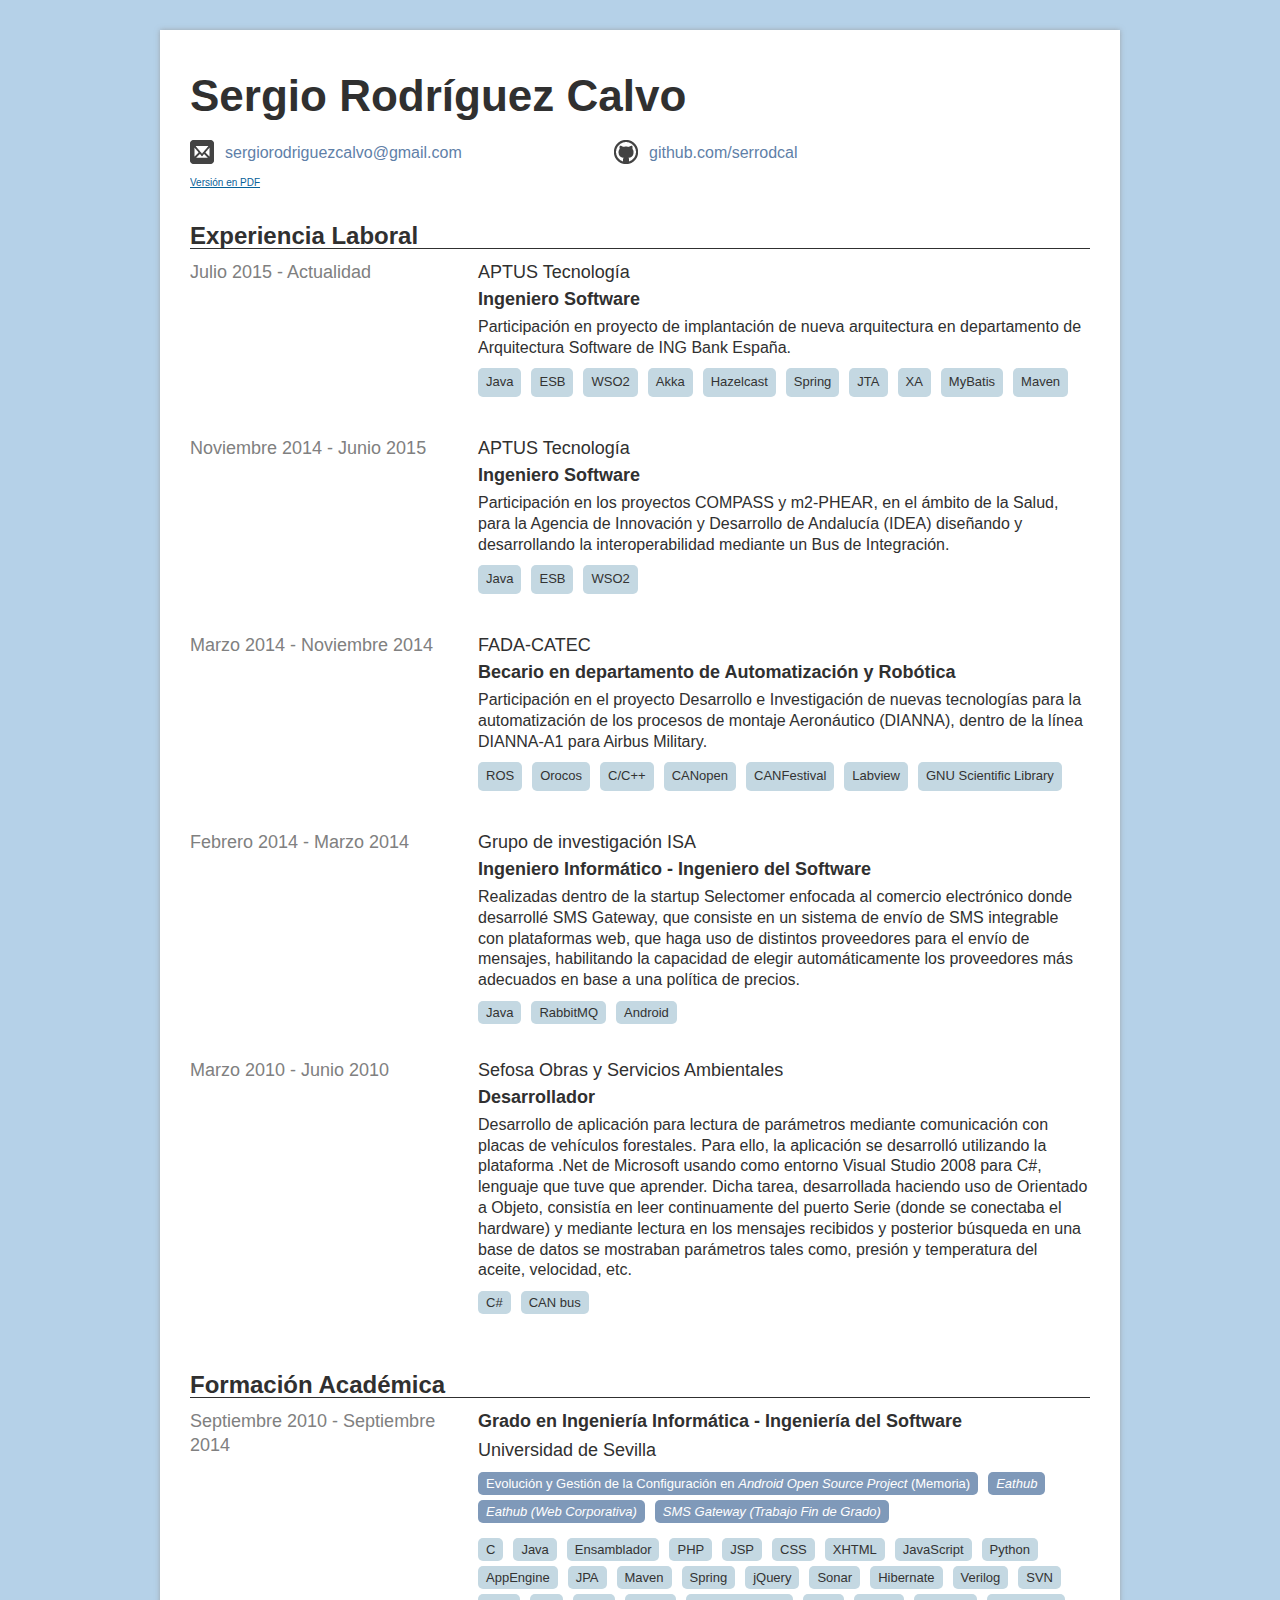
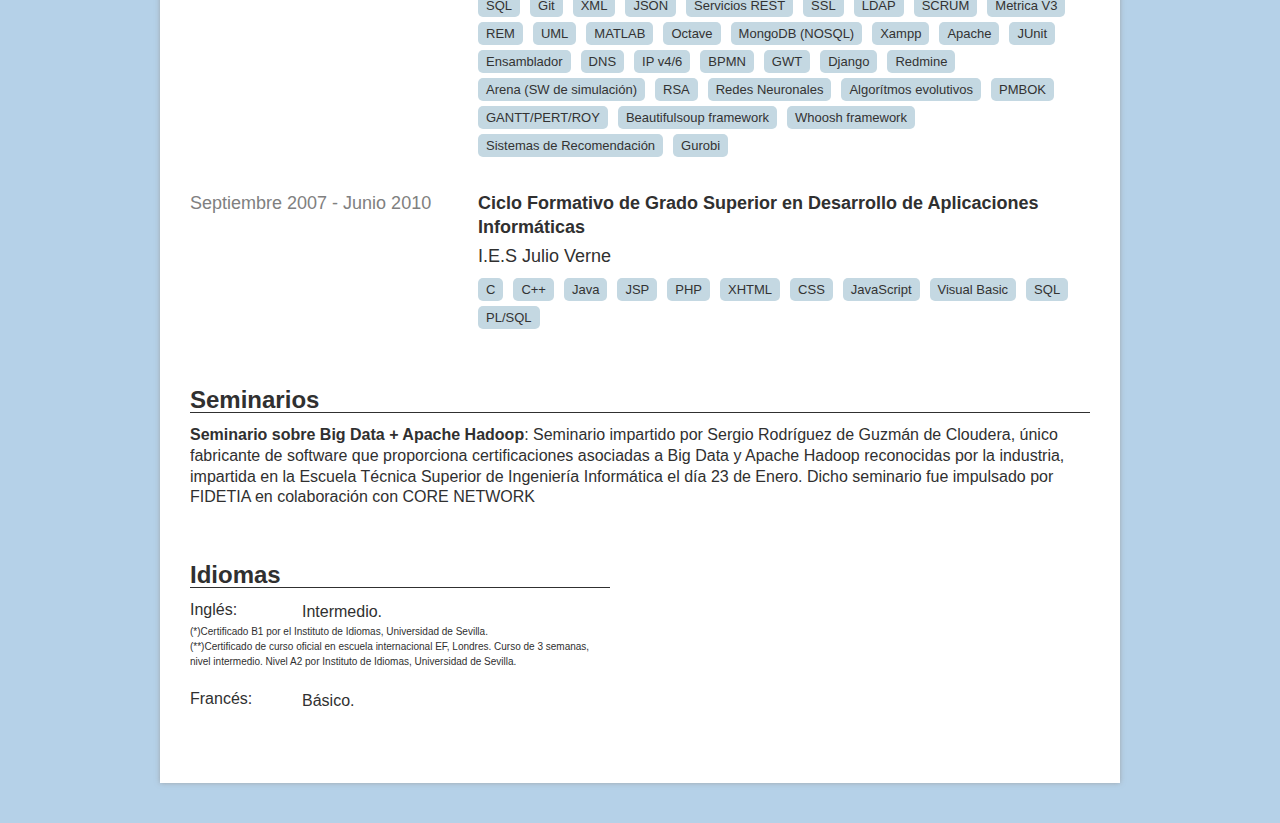
<file: index.html>
<!DOCTYPE html>

<html xmlns="http://www.w3.org/1999/xhtml" xml:lang="es" lang="es">
<head>
  <meta http-equiv="Content-Type" content="text/html; charset=UTF-8" />
  <link rel="stylesheet" href="style.css" type="text/css" media="screen,print" charset="utf-8">
  <title>Curr&iacute;culum Vitae de Sergio Rodr&iacute;guez Calvo</title>
  <!--[if IE 6]>
    <link rel="stylesheet" href="style_ie6.css" type="text/css" media="screen" charset="utf-8" />
    <![endif]-->
  </head>

  <body>

    <div class="content">
      <div class="wrapper">
        <h1>Sergio Rodr&iacute;guez Calvo</h1>
        <div class="contact">
          <ul>
            <li class="mail"><a href="mailto:sergiorodriguezcalvo@gmail.com" target="_blank">sergiorodriguezcalvo@gmail.com</a></li>
            <li class="github"><a href="https://github.com/serrodcal" target="_blank">github.com/serrodcal</a></li>
            <br />
            <a href="https://www.dropbox.com/s/r51nk9lrbbgx15d/CVSergio.pdf" target="_blank">Versi&oacute;n en PDF</a>
            
          </ul>
        </div><!-- #contact -->
		
        <div class="section">
          <h2>Experiencia Laboral</h2>
          
          <div class="period">
            <div class="date">Julio 2015 - Actualidad</div>
            <div class="description">
              <div class="company">APTUS Tecnolog&iacute;a</div>
              <div class="job">Ingeniero Software</div>
              <div class="job_description">
                
                	<p>Participaci&oacute;n en proyecto de implantaci&oacute;n de nueva arquitectura en departamento de Arquitectura Software de ING Bank Espa&ntilde;a.</p>
                
		  <ul class="technologies">
                <li>Java</li>
                <li>ESB</li>
                <li>WSO2</li>
                <li>Akka</li>
                <li>Hazelcast</li>
                <li>Spring</li>
                <li>JTA</li>
                <li>XA</li>
                <li>MyBatis</li>
                <li>Maven</li>
              </ul>
            </div>
		  </div>
		  </div>
          
          <div class="period">
            <div class="date">Noviembre 2014 - Junio 2015</div>
            <div class="description">
              <div class="company">APTUS Tecnolog&iacute;a</div>
              <div class="job">Ingeniero Software</div>
              <div class="job_description">
                
                	<p>Participaci&oacute;n en los proyectos COMPASS y m2-PHEAR, en el &aacute;mbito de la Salud, para 
                	la Agencia de Innovaci&oacute;n y Desarrollo de Andaluc&iacute;a (IDEA) diseñando y desarrollando la 
                	interoperabilidad mediante un Bus de Integraci&oacute;n.</p>
                
		  <ul class="technologies">
                <li>Java</li>
                <li>ESB</li>
                <li>WSO2</li>
              </ul>
            </div>
		  </div>
		  </div>
          
          <div class="period">
            <div class="date">Marzo 2014 - Noviembre 2014</div>
            <div class="description">
              <div class="company">FADA-CATEC</div>
              <div class="job">Becario en departamento de Automatizaci&oacute;n y Rob&oacute;tica</div>
              <div class="job_description">
                
                <p>Participaci&oacute;n en el proyecto Desarrollo e Investigaci&oacute;n de nuevas tecnolog&iacute;as para la automatizaci&oacute;n de los procesos de montaje Aeron&aacute;utico (DIANNA),
                dentro de la l&iacute;nea DIANNA-A1 para Airbus Military.</p>
		  <ul class="technologies">
                <li>ROS</li>
                <li>Orocos</li>
                <li>C/C++</li>
                <li>CANopen</li>
                <li>CANFestival</li>
                <li>Labview</li>
                <li>GNU Scientific Library</li>
              </ul>
            </div>
		  </div>
		  </div>
          
          <div class="period">
            <div class="date">Febrero 2014 - Marzo 2014</div>
            <div class="description">
              <div class="company">Grupo de investigación ISA</div>
              <div class="job">Ingeniero Inform&aacute;tico - Ingeniero del Software</div>
              <div class="job_description">
                  Realizadas dentro de la startup Selectomer enfocada al comercio electr&oacute;nico donde desarroll&eacute; SMS Gateway, que consiste en un sistema de envío de SMS integrable con plataformas web, que haga uso de distintos proveedores para el 
envío de mensajes, habilitando la capacidad de elegir automáticamente los proveedores más adecuados en
base a una política de precios. 
              </div>
			  <ul class="technologies">
                <li>Java</li>
                <li>RabbitMQ</li>
                <li>Android</li>
              </ul>
            </div>
		  </div>
          
          <div class="period">
            <div class="date">Marzo 2010 - Junio 2010</div>
            <div class="description">
              <div class="company">Sefosa Obras y Servicios Ambientales</div>
              <div class="job">Desarrollador</div>
              <div class="job_description">
                Desarrollo de aplicaci&oacute;n para lectura de par&aacute;metros mediante comunicaci&oacute;n con placas de veh&iacute;culos forestales. Para ello, 
				la aplicaci&oacute;n se desarroll&oacute; utilizando la plataforma .Net de Microsoft usando como entorno Visual Studio 2008 para C#, lenguaje que tuve que
				aprender. Dicha tarea, desarrollada haciendo uso de Orientado a Objeto, consist&iacute;a en leer continuamente del puerto Serie (donde se conectaba 
				el hardware) y mediante lectura en los mensajes recibidos y posterior b&uacute;squeda en una base de datos se mostraban par&aacute;metros tales como, 
				presi&oacute;n y temperatura del aceite, velocidad, etc.
              </div>
			  <ul class="technologies">
                <li>C#</li>
                <li>CAN bus</li>
              </ul>
            </div>
		</div>
		  

        </div><!-- #section -->
		
        <div class="section">
		
          <h2>Formaci&oacute;n Acad&eacute;mica</h2>	
			
          <div class="period">
            <div class="date">Septiembre 2010 - Septiembre 2014</div>
            <div class="description">
              <div class="studies">Grado en Ingenier&iacute;a Inform&aacute;tica - Ingenier&iacute;a del Software</div>
              <div class="institution">Universidad de Sevilla</div>
			  <ul class="projects">
				<li><a href="https://www.dropbox.com/s/2ljk7x9qd4e5zc3/AOSP.pdf" target="_blank">Evoluci&oacute;n y Gesti&oacute;n de la Configuraci&oacute;n en <i>Android Open Source Project</i> (Memoria)</a></li>
			  	<li><a href="https://eathub.me/" target="_blank"><i>Eathub</i></a></li>
			  	<li><a href="https://eathub.me/corporative/" target="_blank"><i>Eathub (Web Corporativa)</i></a></li>
			  	<li><a href="https://www.dropbox.com/s/nzkqbweyx7hgg7z/SMS%20Gateway%20sin%20DNI.pdf" target="_blank"><i>SMS Gateway (Trabajo Fin de Grado)</i></a></li>
			  </ul>
              <ul class="technologies">
                <li>C</li>
				<li>Java</li>
				<li>Ensamblador</li>
				<li>PHP</li>
				<li>JSP</li>
				<li>CSS</li>
				<li>XHTML</li>
				<li>JavaScript</li>
				<li>Python</li>
				<li>AppEngine</li>
				<li>JPA</li>
				<li>Maven</li>
				<li>Spring</li>
				<li>jQuery</li>
				<li>Sonar</li>
				<li>Hibernate</li>
				<li>Verilog</li>
				<li>SVN</li>
				<li>SQL</li>
				<li>Git</li>
				<li>XML</li>
				<li>JSON</li>
				<li>Servicios REST</li>
				<li>SSL</li>
				<li>LDAP</li>
				<li>SCRUM</li>
				<li>Metrica V3</li>
				<li>REM</li>
				<li>UML</li>
				<li>MATLAB</li>
				<li>Octave</li>
				<li>MongoDB (NOSQL)</li>
				<li>Xampp</li>
				<li>Apache</li>
				<li>JUnit</li>
				<li>Ensamblador</li>
				<li>DNS</li>
				<li>IP v4/6</li>
				<li>BPMN</li>
				<li>GWT</li>
				<li>Django</li>
				<li>Redmine</li>
				<li>Arena (SW de simulaci&oacute;n)</li>
				<li>RSA</li>
				<li>Redes Neuronales</li>
				<li>Algor&iacute;tmos evolutivos</li>
				<li>PMBOK</li>
				<li>GANTT/PERT/ROY</li>
				<li>Beautifulsoup framework</li>
				<li>Whoosh framework</li>
				<li>Sistemas de Recomendaci&oacute;n</li>
				<li>Gurobi</li>
              </ul>
            </div>
          </div><!-- #period -->
		  
		  <div class="period">
            <div class="date">Septiembre 2007 - Junio 2010</div>
            <div class="description">
              <div class="studies">Ciclo Formativo de Grado Superior en Desarrollo de Aplicaciones Inform&aacute;ticas</div>
              <div class="institution">I.E.S Julio Verne</div>
			  <ul class="technologies">
                <li>C</li>
				<li>C++</li>
				<li>Java</li>
				<li>JSP</li>
				<li>PHP</li>
				<li>XHTML</li>
				<li>CSS</li>
				<li>JavaScript</li>
				<li>Visual Basic</li>
				<li>SQL</li>
				<li>PL/SQL</li>
              </ul>
            </div>
          </div><!-- #period -->
		  

        </div><!-- #section -->
		
		<div class="section">
			<h2>Seminarios</h2>
			<div class="about">
				<ul>
				<li><strong>Seminario sobre Big Data + Apache Hadoop</strong>: Seminario impartido por Sergio Rodr&iacute;guez de Guzm&aacute;n de Cloudera, &uacute;nico fabricante de software
				que proporciona certificaciones asociadas a Big Data y Apache Hadoop reconocidas por la industria, impartida en la Escuela T&eacute;cnica Superior
				de Ingenier&iacute;a Inform&aacute;tica el d&iacute;a 23 de Enero. Dicho seminario fue impulsado por FIDETIA en colaboraci&oacute;n con CORE NETWORK</li>
				<br />
			</div>
		<div>

        <div class="section_half">
          <h2>Idiomas</h2>
          <div class="language_block">
            <div class="language">Ingl&eacute;s:</div>
            <div class="level">Intermedio.</div>
            		<div class="job_description">
                (*)Certificado B1 por el Instituto de Idiomas, Universidad de Sevilla.
            </div>
			<div class="job_description">
                (**)Certificado de curso oficial en escuela internacional EF, Londres. Curso de 3 semanas, nivel intermedio.
				Nivel A2 por Instituto de Idiomas, Universidad de Sevilla.
            </div>
          </div>
		  <div class="language_block">
            <div class="language">Franc&eacute;s: </div>
            <div class="level">B&aacute;sico.</div>
          </div>
        </div><!-- #section_half -->
      </div>
    </div>
  </body>

  </html>
</file>
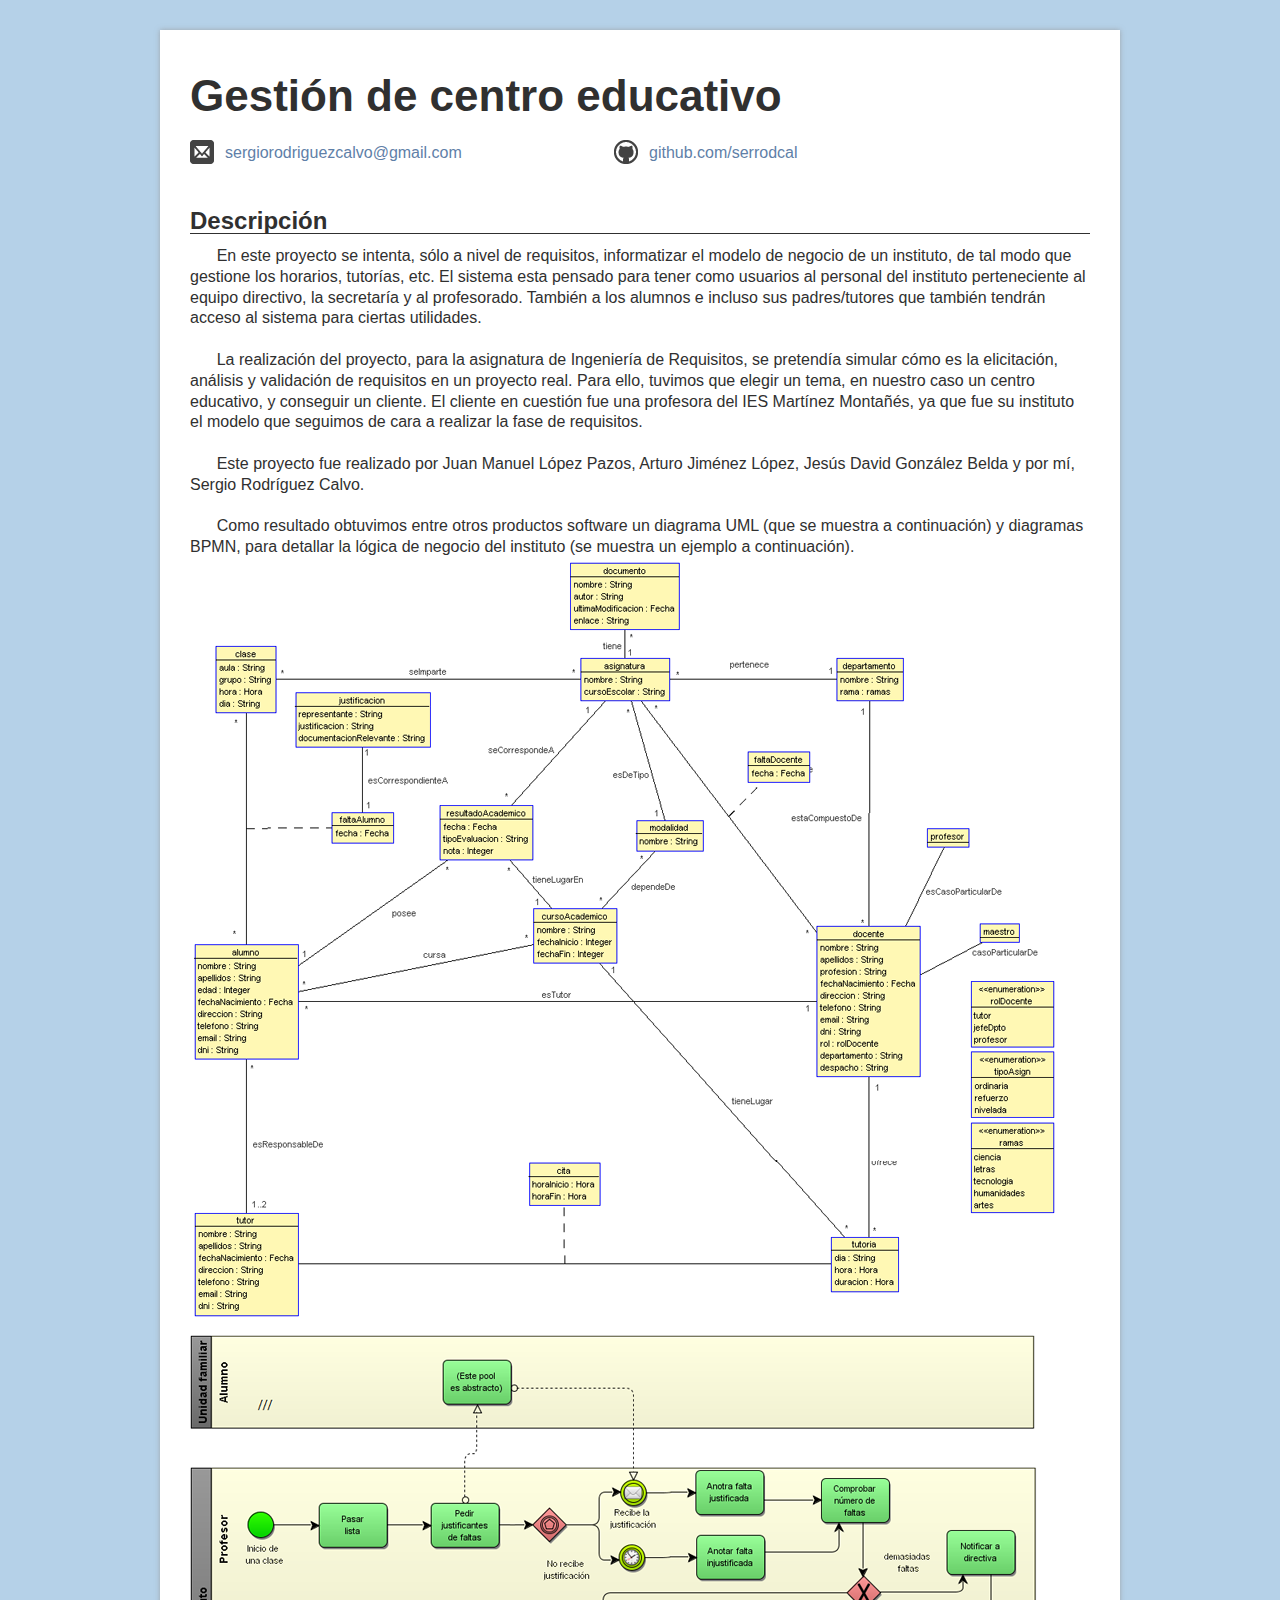
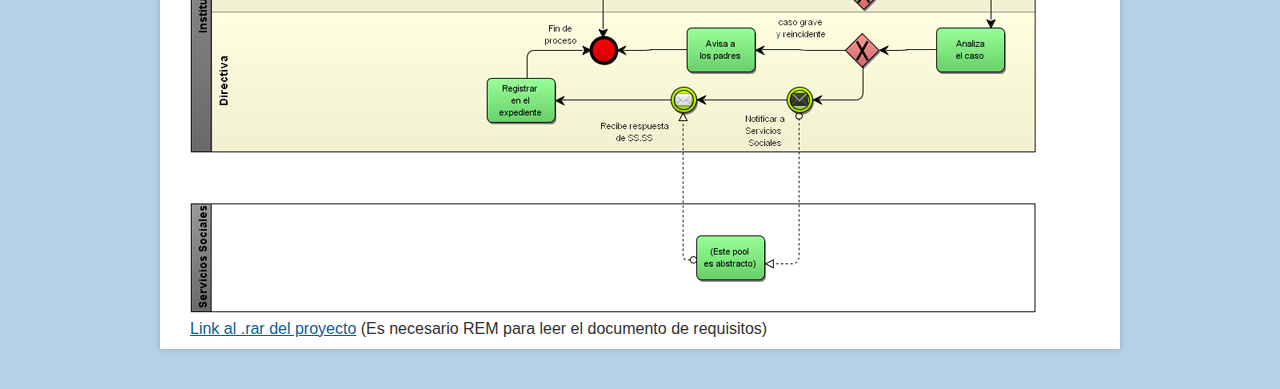
<file: gestionInstituto.html>
<!DOCTYPE html>

<html xmlns="http://www.w3.org/1999/xhtml" xml:lang="es" lang="es">
<head>
  <meta http-equiv="Content-Type" content="text/html; charset=UTF-8" />
  <link rel="stylesheet" href="style.css" type="text/css" media="screen,print" charset="utf-8">
  <title>Curr&iacute;culum Vitae de Sergio Rodr&iacute;guez Calvo</title>
  <!--[if IE 6]>
    <link rel="stylesheet" href="style_ie6.css" type="text/css" media="screen" charset="utf-8" />
    <![endif]-->
  </head>

  <body>

    <div class="content">
      <div class="wrapper">
        <h1>Gesti&oacute;n de centro educativo</h1>
        <div class="contact">
          <ul>
            <li class="mail"><a href="mailto:sergiorodriguezcalvo@gmail.com" target="_blank">sergiorodriguezcalvo@gmail.com</a></li>
            <li class="github"><a href="https://github.com/serrodcal" target="_blank">github.com/serrodcal</a></li>
          </ul>
        </div><!-- #contact -->
        
		<div class="section">
          <h2>Descripci&oacute;n</h2>
		  <div class="about">
				<p>&nbsp&nbsp&nbsp&nbsp&nbsp&nbspEn este proyecto se intenta, s&oacute;lo a nivel de requisitos, informatizar el modelo de negocio 
				de un instituto, de tal modo que gestione los horarios, tutor&iacute;as, etc. El sistema esta pensado para tener como usuarios al personal del 
				instituto perteneciente al equipo directivo, la secretar&iacute;a y al profesorado. Tambi&eacute;n a los alumnos e incluso sus padres/tutores
				que tambi&eacute;n tendr&aacute;n acceso al sistema para ciertas utilidades.</p>
				<br />
                <p>&nbsp&nbsp&nbsp&nbsp&nbsp&nbspLa realizaci&oacute;n del proyecto, para la asignatura de Ingenier&iacute;a de Requisitos, se pretend&iacute;a simular
				c&oacute;mo es la elicitaci&oacute;n, an&aacute;lisis y validaci&oacute;n de requisitos en un proyecto real. Para ello, tuvimos que elegir un tema, en nuestro caso
				un centro educativo, y conseguir un cliente. El cliente en cuesti&oacute;n fue una profesora del IES Mart&iacute;nez Montañ&eacute;s, ya que fue su instituto el modelo
				que seguimos de cara a realizar la fase de requisitos.</p>
				<br />
				<p>&nbsp&nbsp&nbsp&nbsp&nbsp&nbspEste proyecto fue realizado por Juan Manuel L&oacute;pez Pazos, Arturo Jim&eacute;nez L&oacute;pez, Jes&uacute;s David Gonz&aacute;lez Belda y por m&iacute;,
				Sergio Rodr&iacute;guez Calvo.</p>
				<br />
				<p>&nbsp&nbsp&nbsp&nbsp&nbsp&nbspComo resultado obtuvimos entre otros productos software un diagrama UML (que se muestra a continuaci&oacute;n) y diagramas BPMN,
				para detallar la l&oacute;gica de negocio del instituto (se muestra un ejemplo a continuaci&oacute;n).</p>
				<IMG SRC="UMLIR.png">
				<IMG SRC="bpmnFaltas.png">
				<br />
				<p><a href="https://www.dropbox.com/s/8g0g236tuslf36g/REMEntrega3.zip">Link al .rar del proyecto</a> (Es necesario REM para leer el documento de requisitos)</p>
				
          </div>
		</div><!-- #section -->
		
      </div>
    </div>
  </body>

  </html>
</file>
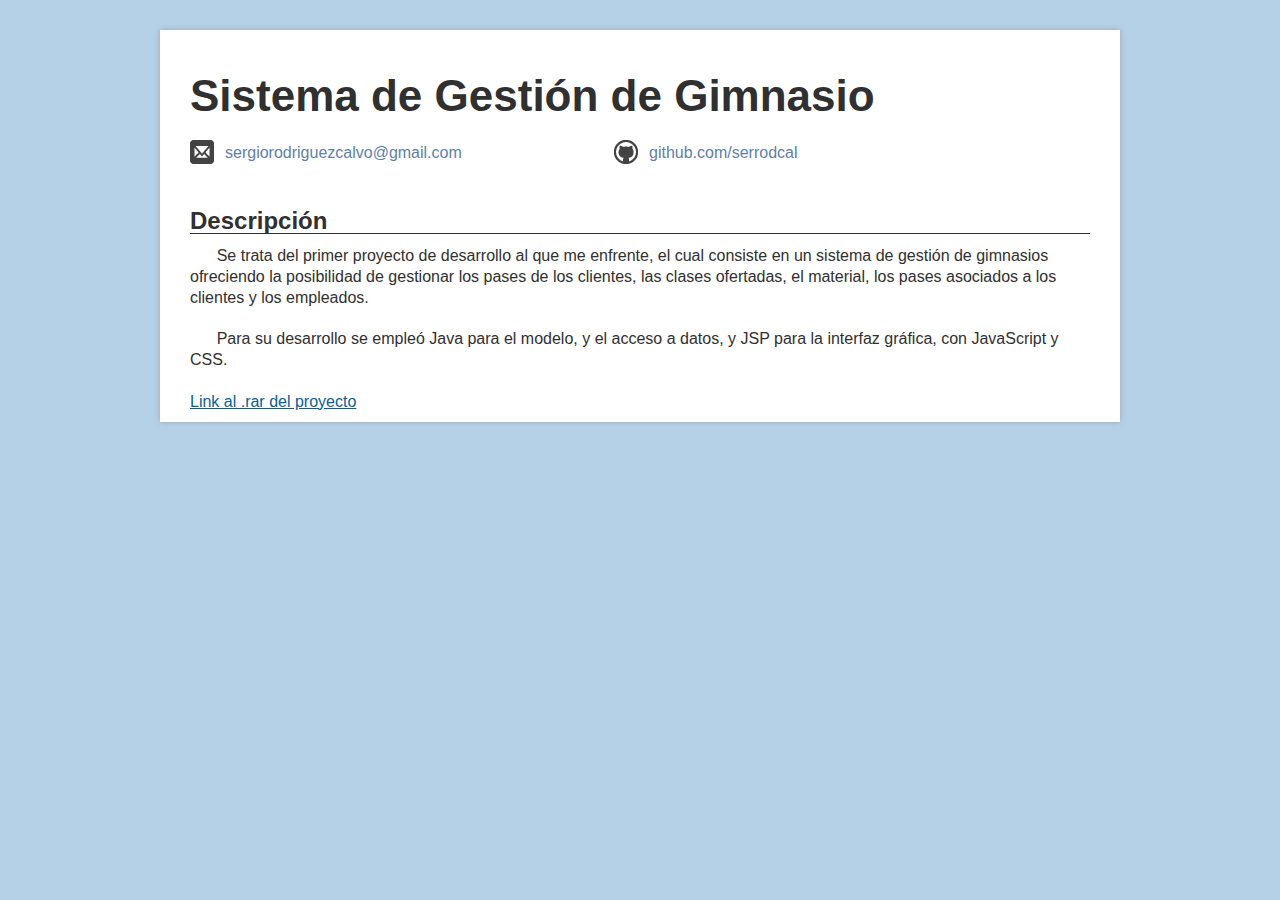
<file: gimnasio.html>
<!DOCTYPE html>

<html xmlns="http://www.w3.org/1999/xhtml" xml:lang="es" lang="es">
<head>
  <meta http-equiv="Content-Type" content="text/html; charset=UTF-8" />
  <link rel="stylesheet" href="style.css" type="text/css" media="screen,print" charset="utf-8">
  <title>Curr&iacute;culum Vitae de Sergio Rodr&iacute;guez Calvo</title>
  <!--[if IE 6]>
    <link rel="stylesheet" href="style_ie6.css" type="text/css" media="screen" charset="utf-8" />
    <![endif]-->
  </head>

  <body>

    <div class="content">
      <div class="wrapper">
        <h1>Sistema de Gesti&oacute;n de Gimnasio</h1>
        <div class="contact">
          <ul>
            <li class="mail"><a href="mailto:sergiorodriguezcalvo@gmail.com" target="_blank">sergiorodriguezcalvo@gmail.com</a></li>
            <li class="github"><a href="https://github.com/serrodcal" target="_blank">github.com/serrodcal</a></li>
          </ul>
        </div><!-- #contact -->
        
		<div class="section">
          <h2>Descripci&oacute;n</h2>
		  <div class="about">
				<p>&nbsp&nbsp&nbsp&nbsp&nbsp&nbspSe trata del primer proyecto de desarrollo al que me enfrente, el cual consiste en un sistema de gesti&oacute;n de
				gimnasios ofreciendo la posibilidad de gestionar los pases de los clientes, las clases ofertadas, el material, los pases asociados a los clientes
				y los empleados.</p>
				<br />
                <p>&nbsp&nbsp&nbsp&nbsp&nbsp&nbspPara su desarrollo se emple&oacute; Java para el modelo, y el acceso a datos, y JSP para la interfaz gr&aacute;fica, con
				JavaScript y CSS.</p>
				<br />
				<p><a href="https://www.dropbox.com/s/fmyd4sisosqgd9q/ChasquitaWeb%20Final.rar">Link al .rar del proyecto</a></p>
				
          </div>
		</div><!-- #section -->
		
      </div>
    </div>
  </body>

  </html>
</file>
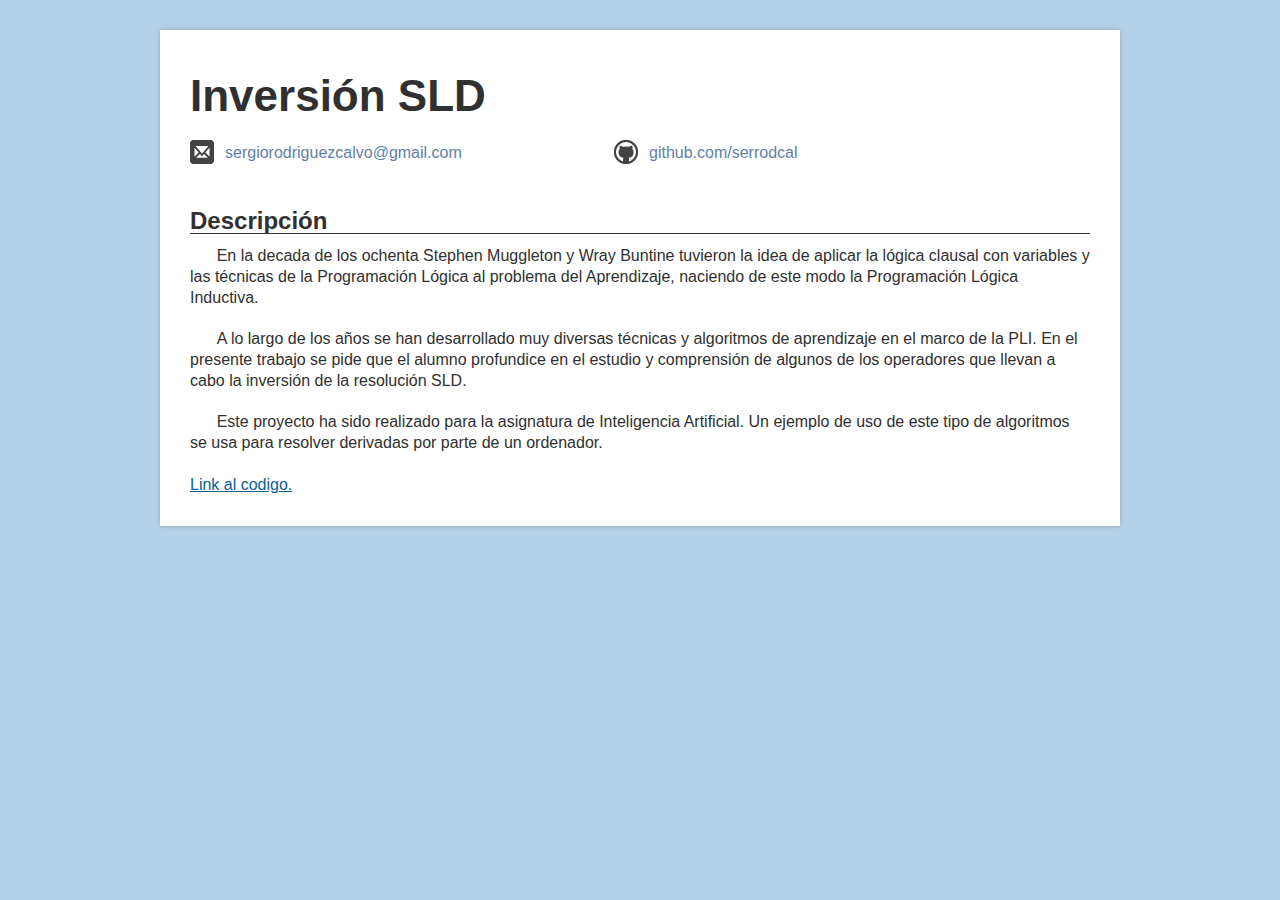
<file: inversionSLD.html>
<!DOCTYPE html>

<html xmlns="http://www.w3.org/1999/xhtml" xml:lang="es" lang="es">
<head>
  <meta http-equiv="Content-Type" content="text/html; charset=UTF-8" />
  <link rel="stylesheet" href="style.css" type="text/css" media="screen,print" charset="utf-8">
  <title>Curr&iacute;culum Vitae de Sergio Rodr&iacute;guez Calvo</title>
  <!--[if IE 6]>
    <link rel="stylesheet" href="style_ie6.css" type="text/css" media="screen" charset="utf-8" />
    <![endif]-->
  </head>

  <body>

    <div class="content">
      <div class="wrapper">
        <h1>Inversi&oacute;n SLD</h1>
        <div class="contact">
          <ul>
            <li class="mail"><a href="mailto:sergiorodriguezcalvo@gmail.com" target="_blank">sergiorodriguezcalvo@gmail.com</a></li>
            <li class="github"><a href="https://github.com/serrodcal" target="_blank">github.com/serrodcal</a></li>
          </ul>
        </div><!-- #contact -->
        
		<div class="section">
          <h2>Descripci&oacute;n</h2>
		  <div class="about">
				<p>&nbsp&nbsp&nbsp&nbsp&nbsp&nbspEn la decada de los ochenta Stephen Muggleton y Wray Buntine tuvieron la idea de 
				aplicar la l&oacute;gica clausal con variables y las t&eacute;cnicas de la Programaci&oacute;n L&oacute;gica al problema
				del Aprendizaje, naciendo de este modo la Programaci&oacute;n L&oacute;gica Inductiva. </p>
				<br />
				<p>&nbsp&nbsp&nbsp&nbsp&nbsp&nbspA lo largo de los a&ntilde;os se han desarrollado muy diversas t&eacute;cnicas y algoritmos de
				aprendizaje en el marco de la PLI. En el presente trabajo se pide que el alumno profundice
				en el estudio y comprensi&oacute;n de algunos de los operadores que llevan a cabo la inversi&oacute;n
				de la resoluci&oacute;n SLD. </p>
				<br />
                <p>&nbsp&nbsp&nbsp&nbsp&nbsp&nbspEste proyecto ha sido realizado para la asignatura de Inteligencia Artificial. Un ejemplo de uso de este tipo 
				de algoritmos se usa para resolver derivadas por parte de un ordenador.</p>
				<br />
				<p><a href="proyectoIA.py">Link al codigo.<a></p>
				<br />
				
          </div>
		</div><!-- #section -->
		
      </div>
    </div>
  </body>

  </html>
</file>
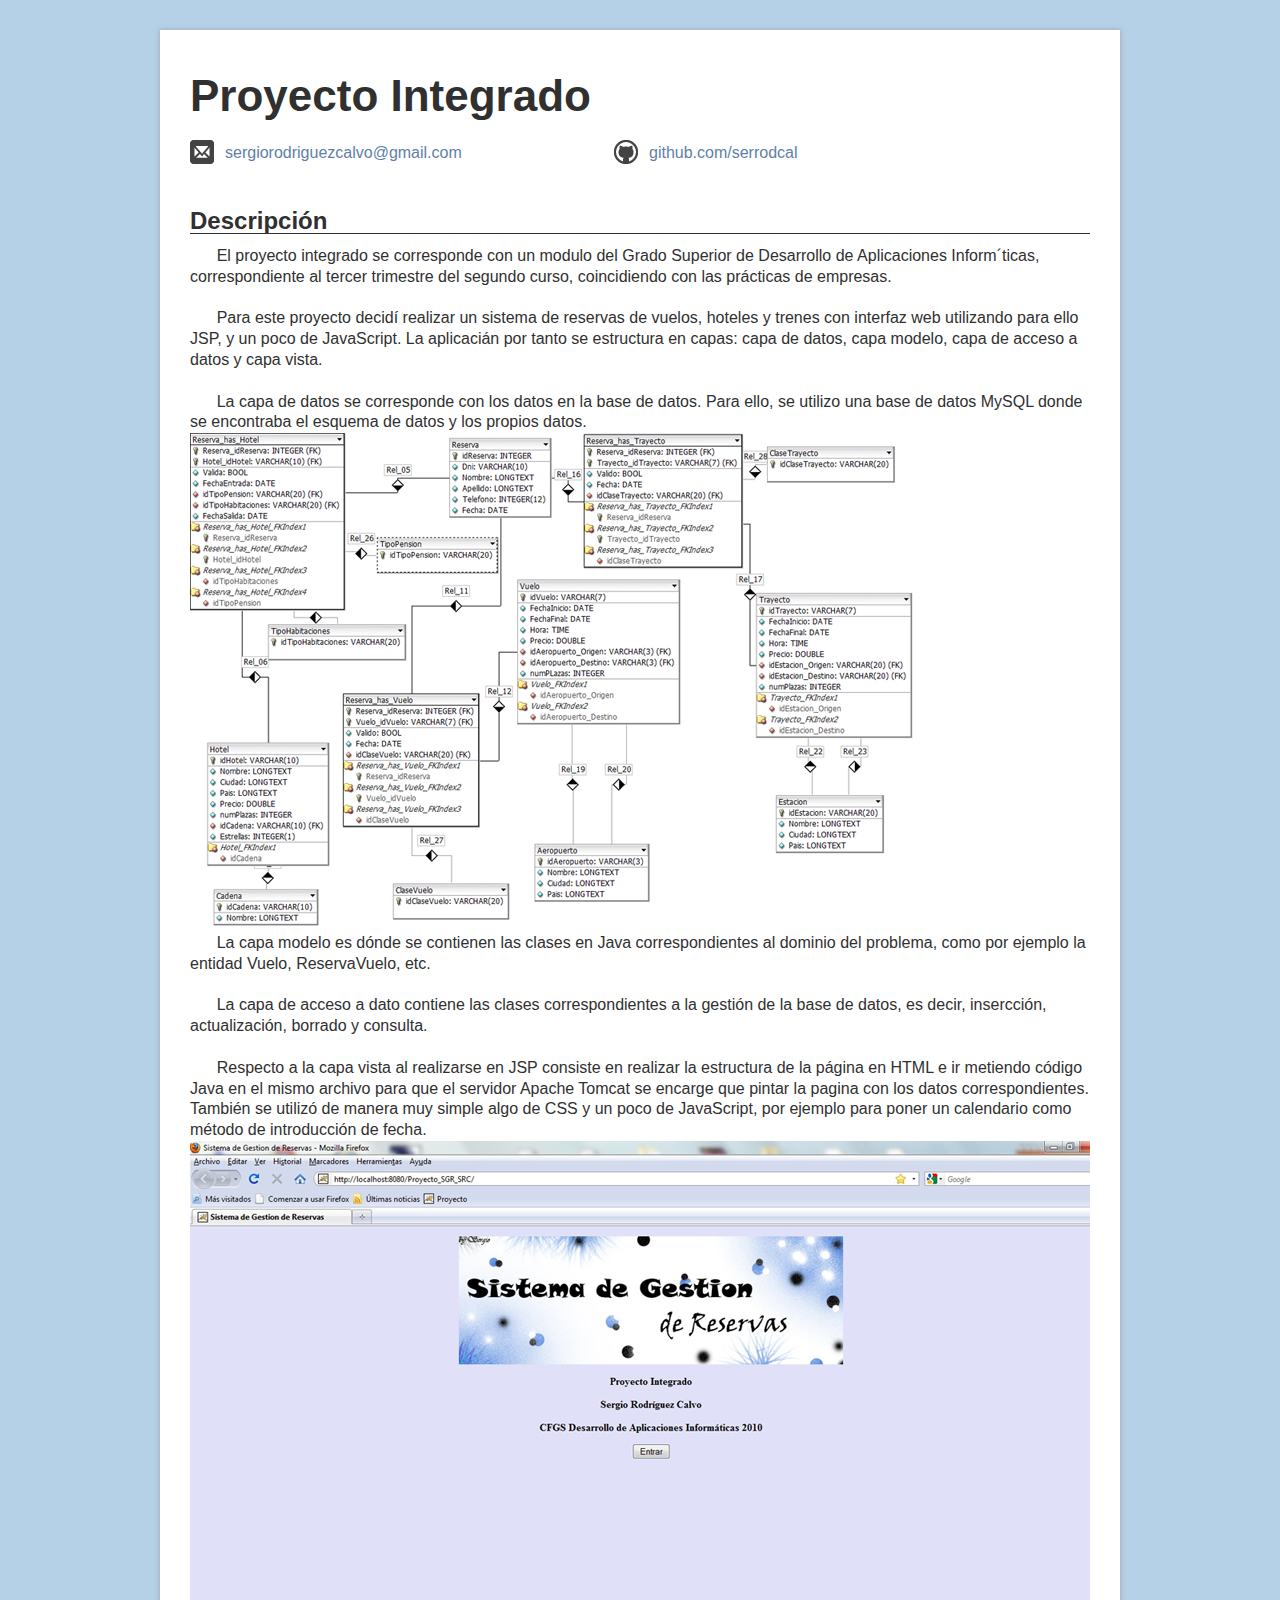
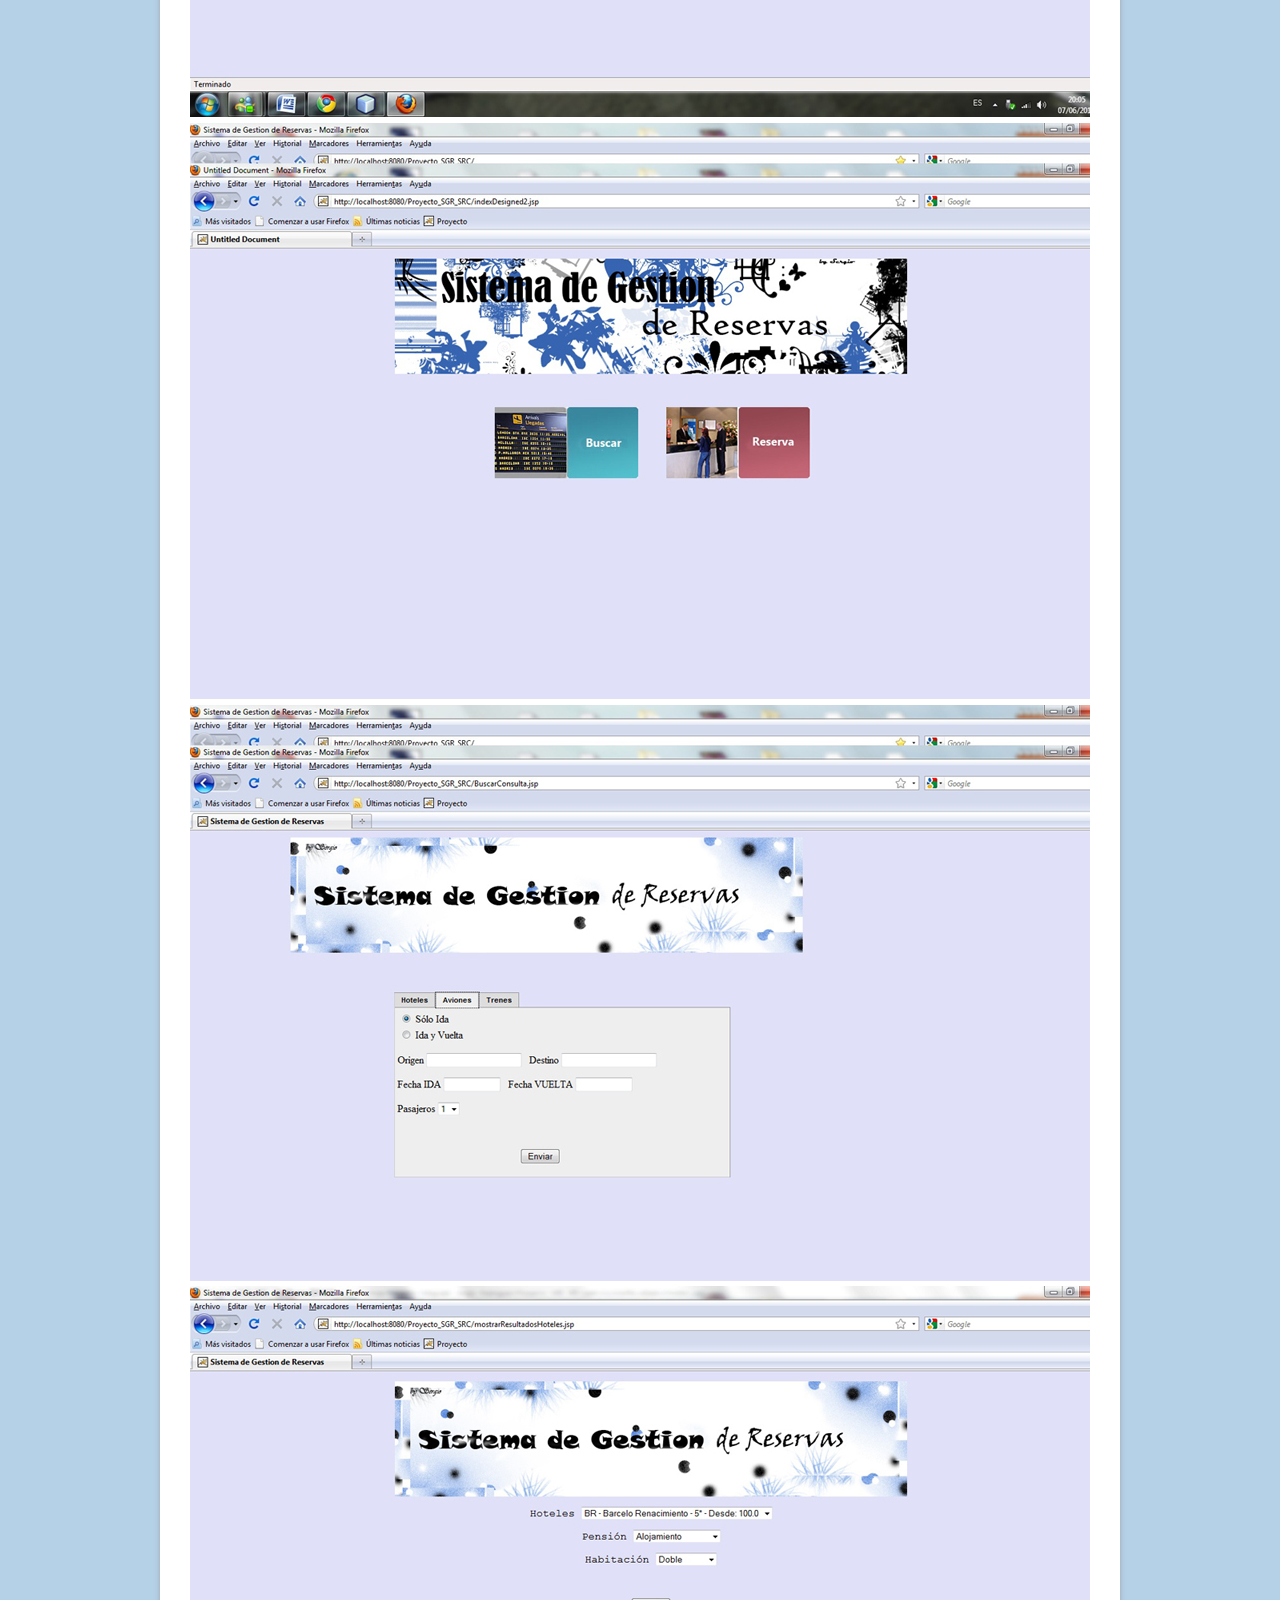
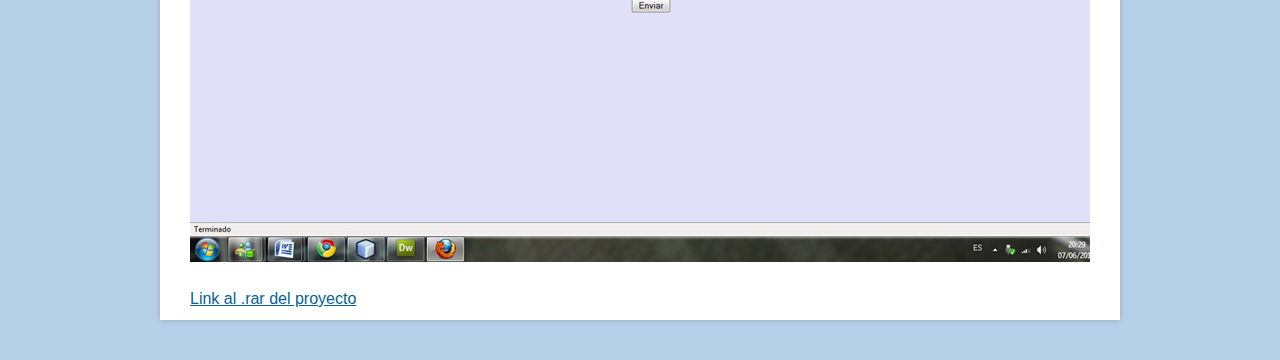
<file: PI.html>
<!DOCTYPE html>

<html xmlns="http://www.w3.org/1999/xhtml" xml:lang="es" lang="es">
<head>
  <meta http-equiv="Content-Type" content="text/html; charset=UTF-8" />
  <link rel="stylesheet" href="style.css" type="text/css" media="screen,print" charset="utf-8">
  <title>Curr&iacute;culum Vitae de Sergio Rodr&iacute;guez Calvo</title>
  <!--[if IE 6]>
    <link rel="stylesheet" href="style_ie6.css" type="text/css" media="screen" charset="utf-8" />
    <![endif]-->
  </head>

  <body>

    <div class="content">
      <div class="wrapper">
        <h1>Proyecto Integrado</h1>
        <div class="contact">
          <ul>
            <li class="mail"><a href="mailto:sergiorodriguezcalvo@gmail.com" target="_blank">sergiorodriguezcalvo@gmail.com</a></li>
            <li class="github"><a href="https://github.com/serrodcal" target="_blank">github.com/serrodcal</a></li>
          </ul>
        </div><!-- #contact -->
        
		<div class="section">
          <h2>Descripci&oacute;n</h2>
		  <div class="about">
				<p>&nbsp&nbsp&nbsp&nbsp&nbsp&nbspEl proyecto integrado se corresponde con un modulo del Grado Superior de Desarrollo de Aplicaciones
				Inform&acute;ticas, correspondiente al tercer trimestre del segundo curso, coincidiendo con las pr&aacute;cticas de empresas.</p>
				<br />
                <p>&nbsp&nbsp&nbsp&nbsp&nbsp&nbspPara este proyecto decid&iacute; realizar un sistema de reservas de vuelos, hoteles y trenes con interfaz web
				utilizando para ello JSP, y un poco de JavaScript. La aplicaci&aacute;n por tanto se estructura en capas: capa de datos, capa modelo, capa de 
				acceso a datos y capa vista.</p>
				<br />
				<p>&nbsp&nbsp&nbsp&nbsp&nbsp&nbspLa capa de datos se corresponde con los datos en la base de datos. Para ello, se utilizo una base de datos
				MySQL donde se encontraba el esquema de datos y los propios datos.</p>
				<IMG SRC="imagen_BD.png">
				<br />
				<p>&nbsp&nbsp&nbsp&nbsp&nbsp&nbspLa capa modelo es d&oacute;nde se contienen las clases en Java correspondientes al dominio del problema, como por ejemplo
				la entidad Vuelo, ReservaVuelo, etc.</p>
				<br />
				<p>&nbsp&nbsp&nbsp&nbsp&nbsp&nbspLa capa de acceso a dato contiene las clases correspondientes a la gesti&oacute;n de la base de datos, es decir, insercci&oacute;n,
				actualizaci&oacute;n, borrado y consulta.</p>
				<br />
				<p>&nbsp&nbsp&nbsp&nbsp&nbsp&nbspRespecto a la capa vista al realizarse en JSP consiste en realizar la estructura de la p&aacute;gina en HTML e ir metiendo
				c&oacute;digo Java en el mismo archivo para que el servidor Apache Tomcat se encarge que pintar la pagina con los datos correspondientes. Tambi&eacute;n se utiliz&oacute;
				de manera muy simple algo de CSS y un poco de JavaScript, por ejemplo para poner un calendario como m&eacute;todo de introducci&oacute;n de fecha.</p>
				<IMG SRC="Index.jpg">
				<IMG SRC="Menu.jpg">
				<IMG SRC="FormConsultas.jpg">
				<IMG SRC="FormSelecionHotel.jpg">
				<br />
				<br />
				<p><a href="https://www.dropbox.com/s/6vo60h8nzw5luni/Proyecto%20Integrado%20Sergio%20Rodriguez.rar">Link al .rar del proyecto</a></p>
				
          </div>
		</div><!-- #section -->
		
      </div>
    </div>
  </body>

  </html>
</file>
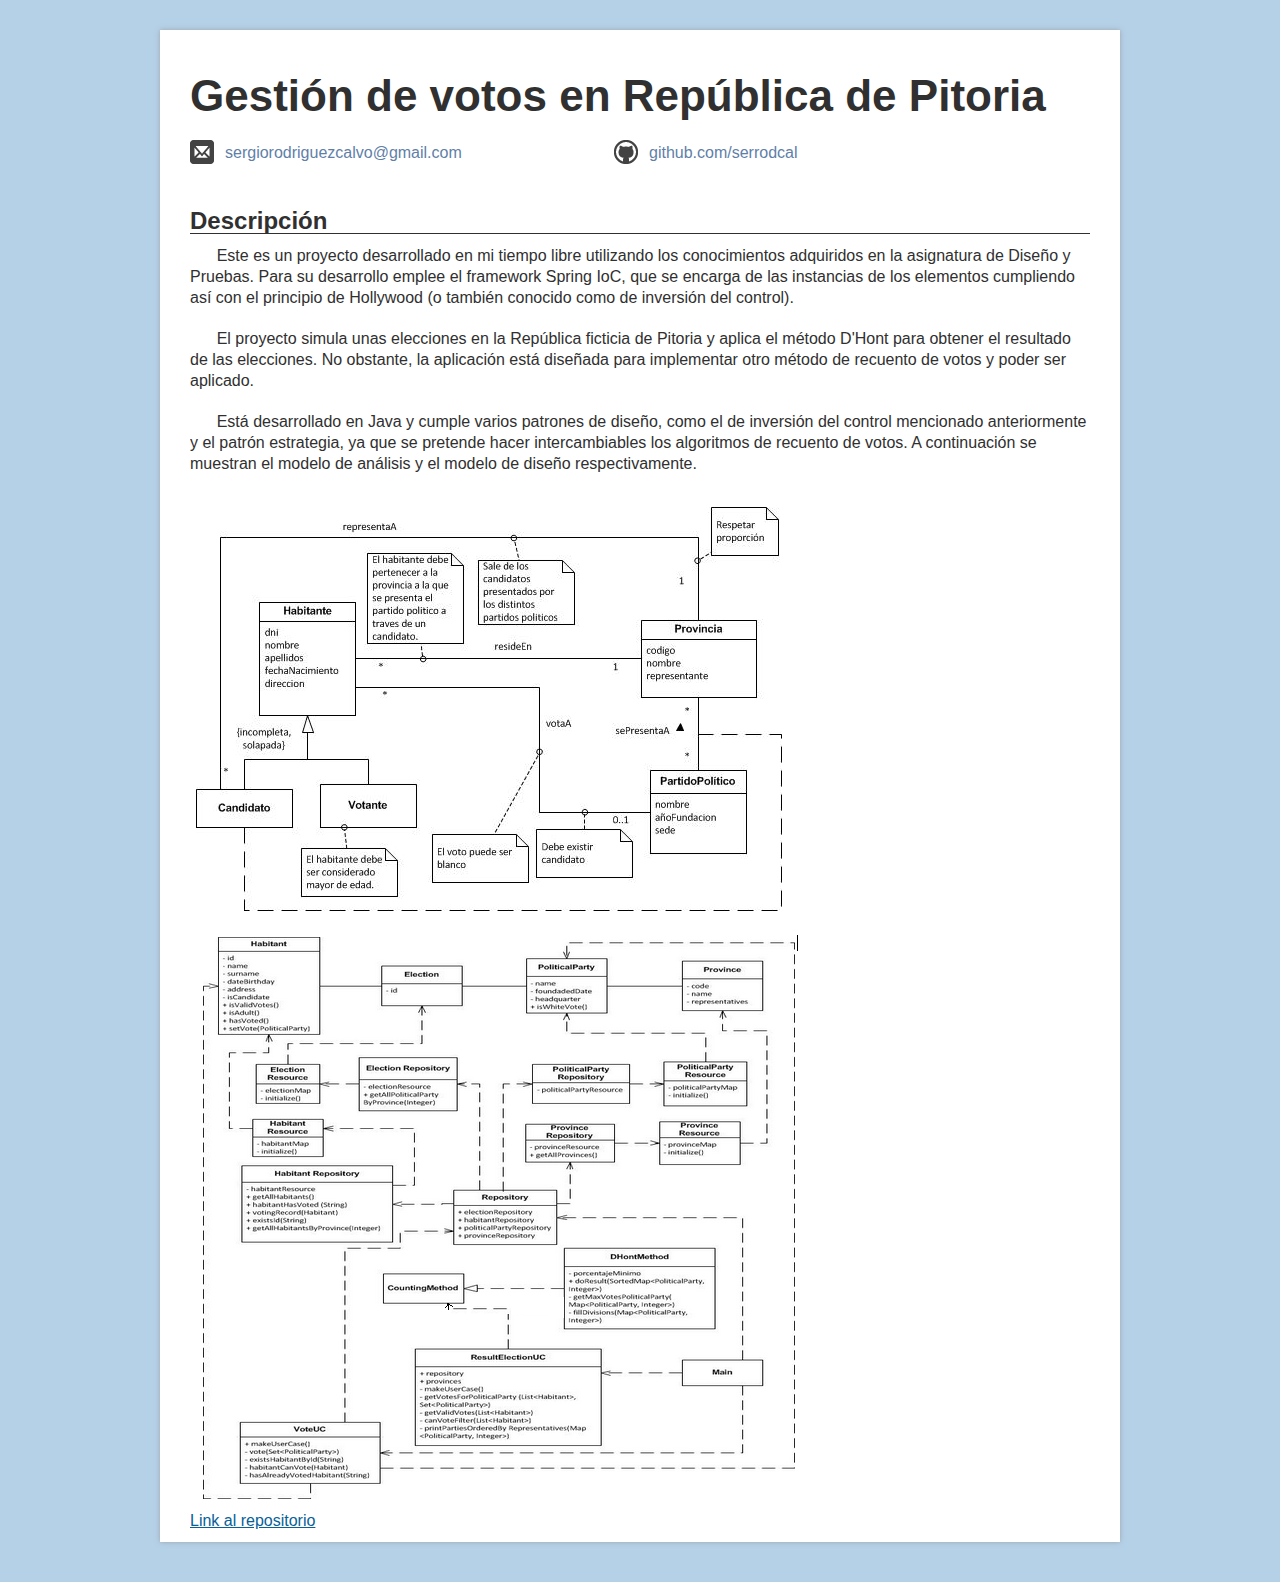
<file: pitoria.html>
<!DOCTYPE html>

<html xmlns="http://www.w3.org/1999/xhtml" xml:lang="es" lang="es">
<head>
  <meta http-equiv="Content-Type" content="text/html; charset=UTF-8" />
  <link rel="stylesheet" href="style.css" type="text/css" media="screen,print" charset="utf-8">
  <title>Curr&iacute;culum Vitae de Sergio Rodr&iacute;guez Calvo</title>
  <!--[if IE 6]>
    <link rel="stylesheet" href="style_ie6.css" type="text/css" media="screen" charset="utf-8" />
    <![endif]-->
  </head>

  <body>

    <div class="content">
      <div class="wrapper">
        <h1>Gesti&oacute;n de votos en Rep&uacute;blica de Pitoria</h1>
        <div class="contact">
          <ul>
            <li class="mail"><a href="mailto:sergiorodriguezcalvo@gmail.com" target="_blank">sergiorodriguezcalvo@gmail.com</a></li>
            <li class="github"><a href="https://github.com/serrodcal" target="_blank">github.com/serrodcal</a></li>
          </ul>
        </div><!-- #contact -->
        
		<div class="section">
          <h2>Descripci&oacute;n</h2>
		  <div class="about">
				<p>&nbsp&nbsp&nbsp&nbsp&nbsp&nbspEste es un proyecto desarrollado en mi tiempo libre utilizando los conocimientos adquiridos en la asignatura
				de Diseño y Pruebas. Para su desarrollo emplee el framework Spring IoC, que se encarga de las instancias de los elementos cumpliendo as&iacute; con
				el principio de Hollywood (o tambi&eacute;n conocido como de inversi&oacute;n del control).</p>
				<br />
                <p>&nbsp&nbsp&nbsp&nbsp&nbsp&nbspEl proyecto simula unas elecciones en la Rep&uacute;blica ficticia de Pitoria y aplica el m&eacute;todo D'Hont para
				obtener el resultado de las elecciones. No obstante, la aplicaci&oacute;n est&aacute; diseñada para implementar otro m&eacute;todo de recuento de votos y poder
				ser aplicado.</p>
				<br />
				<p>&nbsp&nbsp&nbsp&nbsp&nbsp&nbspEst&aacute; desarrollado en Java y cumple varios patrones de diseño, 
				como el de inversi&oacute;n del control mencionado anteriormente y el patr&oacute;n estrategia, ya que se pretende hacer
				intercambiables los algoritmos de recuento de votos. A continuaci&oacute;n se muestran el modelo de an&aacute;lisis y el modelo de diseño respectivamente.</p>
				<br />
				<IMG SRC="analisisPitoria.png">
				<IMG SRC="diseñoPitoria.png">
				<br />
				<p><a href="https://github.com/serrodcal/pitoria">Link al repositorio</a></p>
				
          </div>
		</div><!-- #section -->
		
      </div>
    </div>
  </body>

  </html>
</file>
<file: style.css>
html {
}

body {
	font-family: "HelveticaNeue", "Helvetica", Arial, sans-serif;
	font-size: x-small;
	font-variant:normal;
	font-style:normal;
	font-weight:normal;
	line-height:1.5em;
	color: #303030;
	background: #b5d1e8;
    
}

*{
	margin: 0;
	padding: 0;
}
.accesible {
	display:none;
}

img {
  margin: 0 auto;
  height: 1%;
  position: relative;
  overflow: hidden;
  background-color: #fff;
  padding: 0 0%;
}

a { color: #076198; }
a:hover { color: #333;}
a img { border: none;}

/* end */

.wrapper {
  width: 90em;
  margin: 0 auto;
  height: 1%;
  position: relative;
  overflow: hidden;
  background-color: #fff;
  padding: 0 30px;
}

.separata {
	clear:both;
}


.clearfix:after {
    content: ".";
    display: block;
    height: 0;
    clear: both;
    visibility: hidden;
}

.clearfix {display:inline-block;}
/* Hides from IE-mac \*/
* html .clearfix {height: 1%;}
/* End hide from IE-mac */


/********************************************/

#header {
	background-color: #303030;
	padding: 1.5em 0em 1.5em 0em;
}

#header .wrapper {
    background-color: #303030;
}

#header .download {
	float: right;
}

#header .download a {
	color: #fff;
	font-size: 1.6em;
}

h1 {
	font-size: 4.4em;
	line-height: 1em;
	margin-top: 1em;
	margin-bottom: 0.5em;
}

h2 {
	font-size: 2.4em;
	line-height: 1em;
	margin-top: 1em;
	margin-bottom: 0.5em;
	border-bottom: 1px solid #303030;
}

.content {
    margin: 30px 0px 40px 0px;
}

.content .wrapper {
    -webkit-box-shadow: 0px 0px 5px rgba(150, 150, 150, 0.75);
    -moz-box-shadow:    0px 0px 5px rgba(150, 150, 150, 0.75);
    box-shadow:         0px 0px 5px rgba(150, 150, 150, 0.75);
}

.contact {
	overflow: hidden;
	margin-bottom: 1em;
}

.contact ul {
	float: left;
	list-style: none;
	margin-right: 2em;
}

.contact ul li {
	font-size: 1.6em;
	padding: 1px 24px 0px 0px;
    background: url('icons-sprite.png') no-repeat top left; 
    height: 24px;
    width: 400px;
    margin-bottom: 10px;
    float: left;
    
}

.contact ul li a {
    text-decoration: none;
    color: #5F7FA8;
}

.contact ul li a:hover {
  color: #303030;
}

.contact ul li span, .contact ul li a { 
    width: 300px;
    display: block;
    margin-left: 35px;
    margin-top: 4px;
}

.contact ul li.telephone    { background-position: 0px 0px; }
.contact ul li.mail         { background-position: 0px -25px; }
.contact ul li.skype        { background-position: 0px -50px; }
.contact ul li.linkedin     { background-position: 0px -75px; }
.contact ul li.delicious    { background-position: 0px -100px; }
.contact ul li.github       { background-position: 0px -125px; }
.contact ul li.blog         { background-position: 0px -150px; }
.contact ul li.twitter      { background-position: 0px -175px; }

.section {
	overflow: hidden;
}

.period {
	overflow: hidden;
	margin-bottom: 2em;
}

.period .date {
	float: left;
	margin-right: 2em;
	width: 14em;
	color: #808080;
	font-size: 1.8em;
	line-height: 1.3em;
}

.period .description {
	float: left;
	width: 61em;
	margin-bottom: 0.5em;
}

.about{
	font-size: 1.6em;
	line-height: 1.3em;
	margin-bottom: 10px;
	font-family: "HelveticaNeue-Light", "HelveticaNeue", "Helvetica";
}

.period .description .company, .period .description .institution {
	font-size: 1.8em;	
	line-height: 1.3em;
	margin-bottom: 0.2em;
}

.period .description .company, .period .description .institution {
 font-family: "HelveticaNeue-Light", "HelveticaNeue", "Helvetica";
}

.period .description .job, .period .description .studies {
	font-weight: bold;
	font-size: 1.8em;	
	line-height: 1.3em;
	margin-bottom: 0.3em;
}

.period .description .job_description {
	font-size: 1.6em;
	line-height: 1.3em;
    margin-bottom: 10px;
}

.period .description ul {
    list-style: none;
    margin-bottom: 5px;
    overflow: hidden;
    clear: both;
}

.period .description ul.projects li a,
.period .description ul.technologies li {
    text-decoration: none;
    font-size: 13px;
    float: left;
    padding: 4px 8px;
    margin-right: 10px;
    margin-bottom: 5px;
    border-radius: 5px;
}

.period .description ul.projects li a {
    background-color: #7F99B9;
    color:#fff;
}

.period .description ul.projects li a:hover {
    background-color: #8FA5C2;
    color:#fff;
}

.period .description ul.technologies li {
    background-color: #c4d8e2 ;
    color:#333;
}


.period .description ul {
    list-style: none;
    margin-top: 10px;
}

.section_half {
	width: 42em;
	float: left;
	margin-right: 5em;
	margin-bottom:5em;
}

.section_half.last {
	width: 42em;
	float: left;
	margin-right: 0;
}

.language_block {
	overflow: hidden;
	margin-bottom: 2em;
}

.language_block .language {
	float: left;
	width: 6em;
	margin-right: 1em;
	font-size: 1.6em;
	line-height: 1.3em;
}

.language_block .level {
	float: left;
	width: 17em;
	font-size: 1.6em;
	line-height: 1.5em;
}

.section_half ul {
	list-style: none;
}

.section_half ul li {
	font-size: 1.6em;
	line-height: 1.4em;
}
</file>
